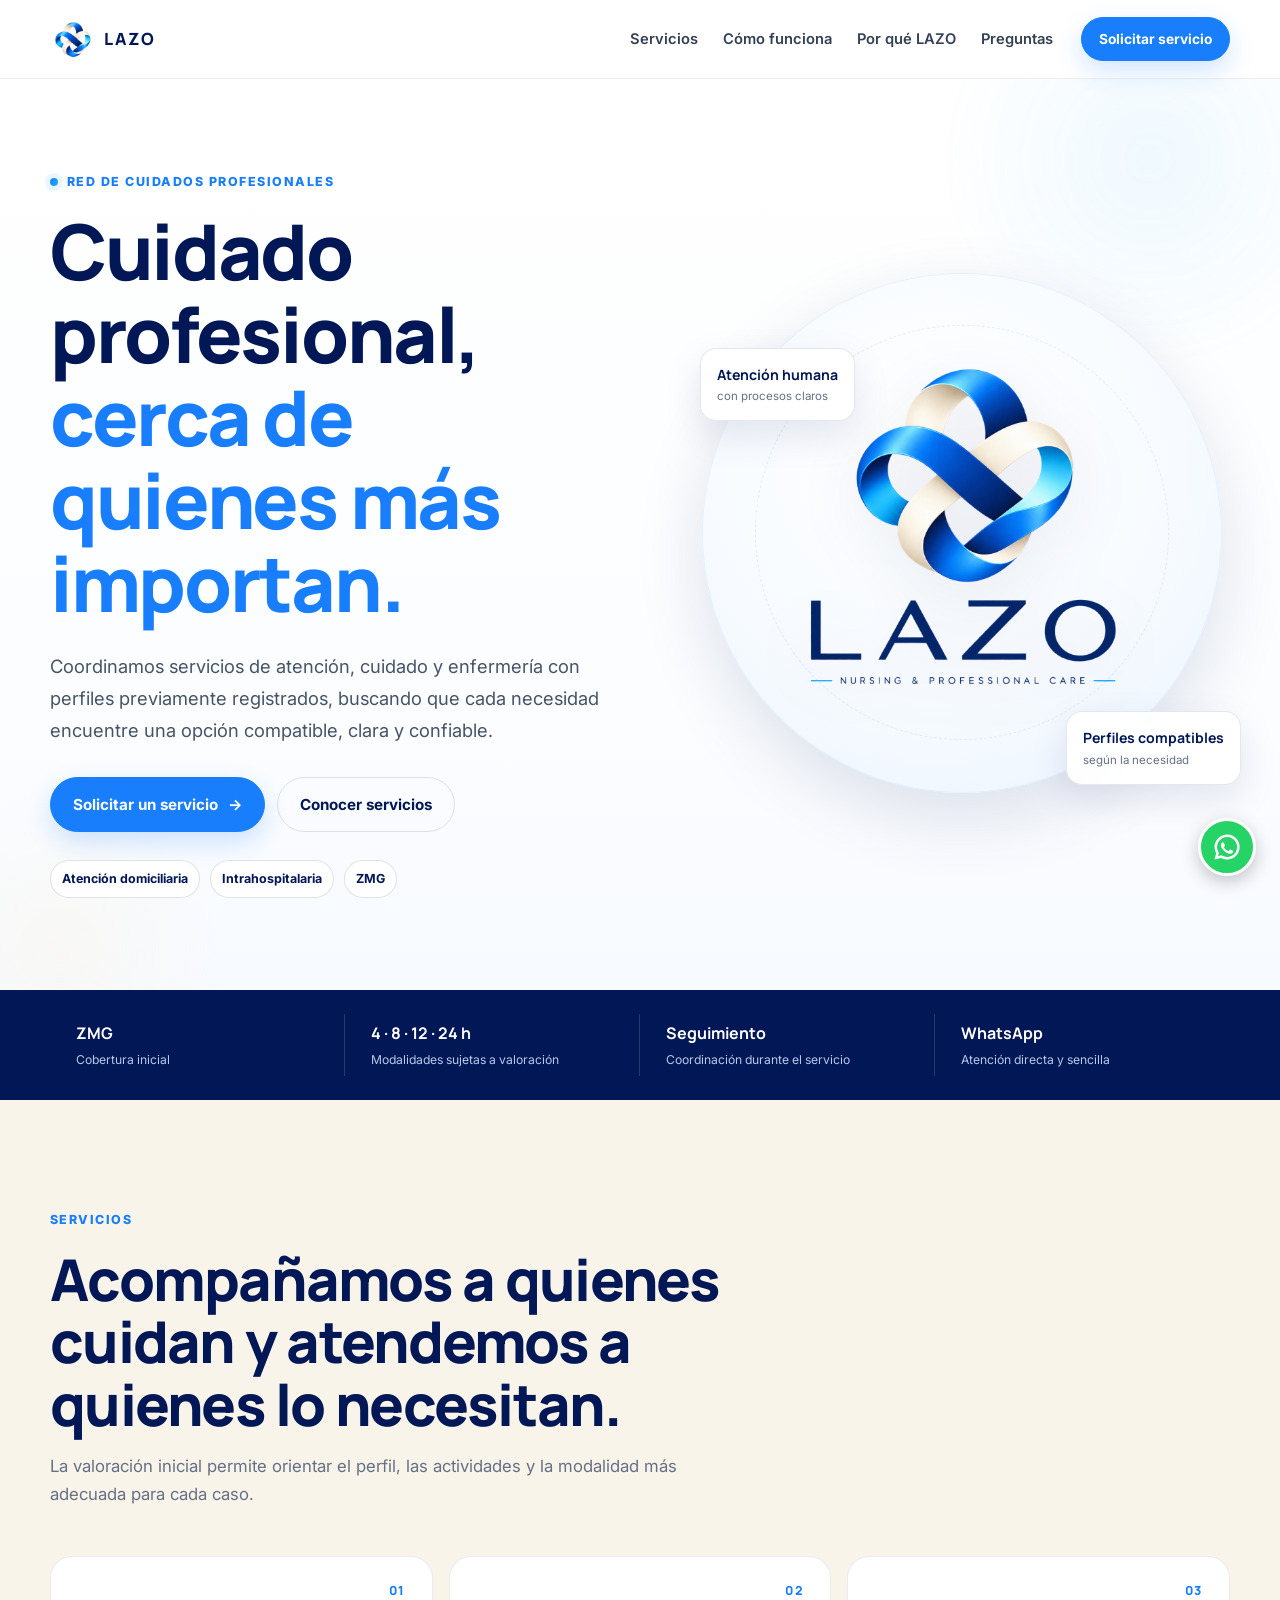
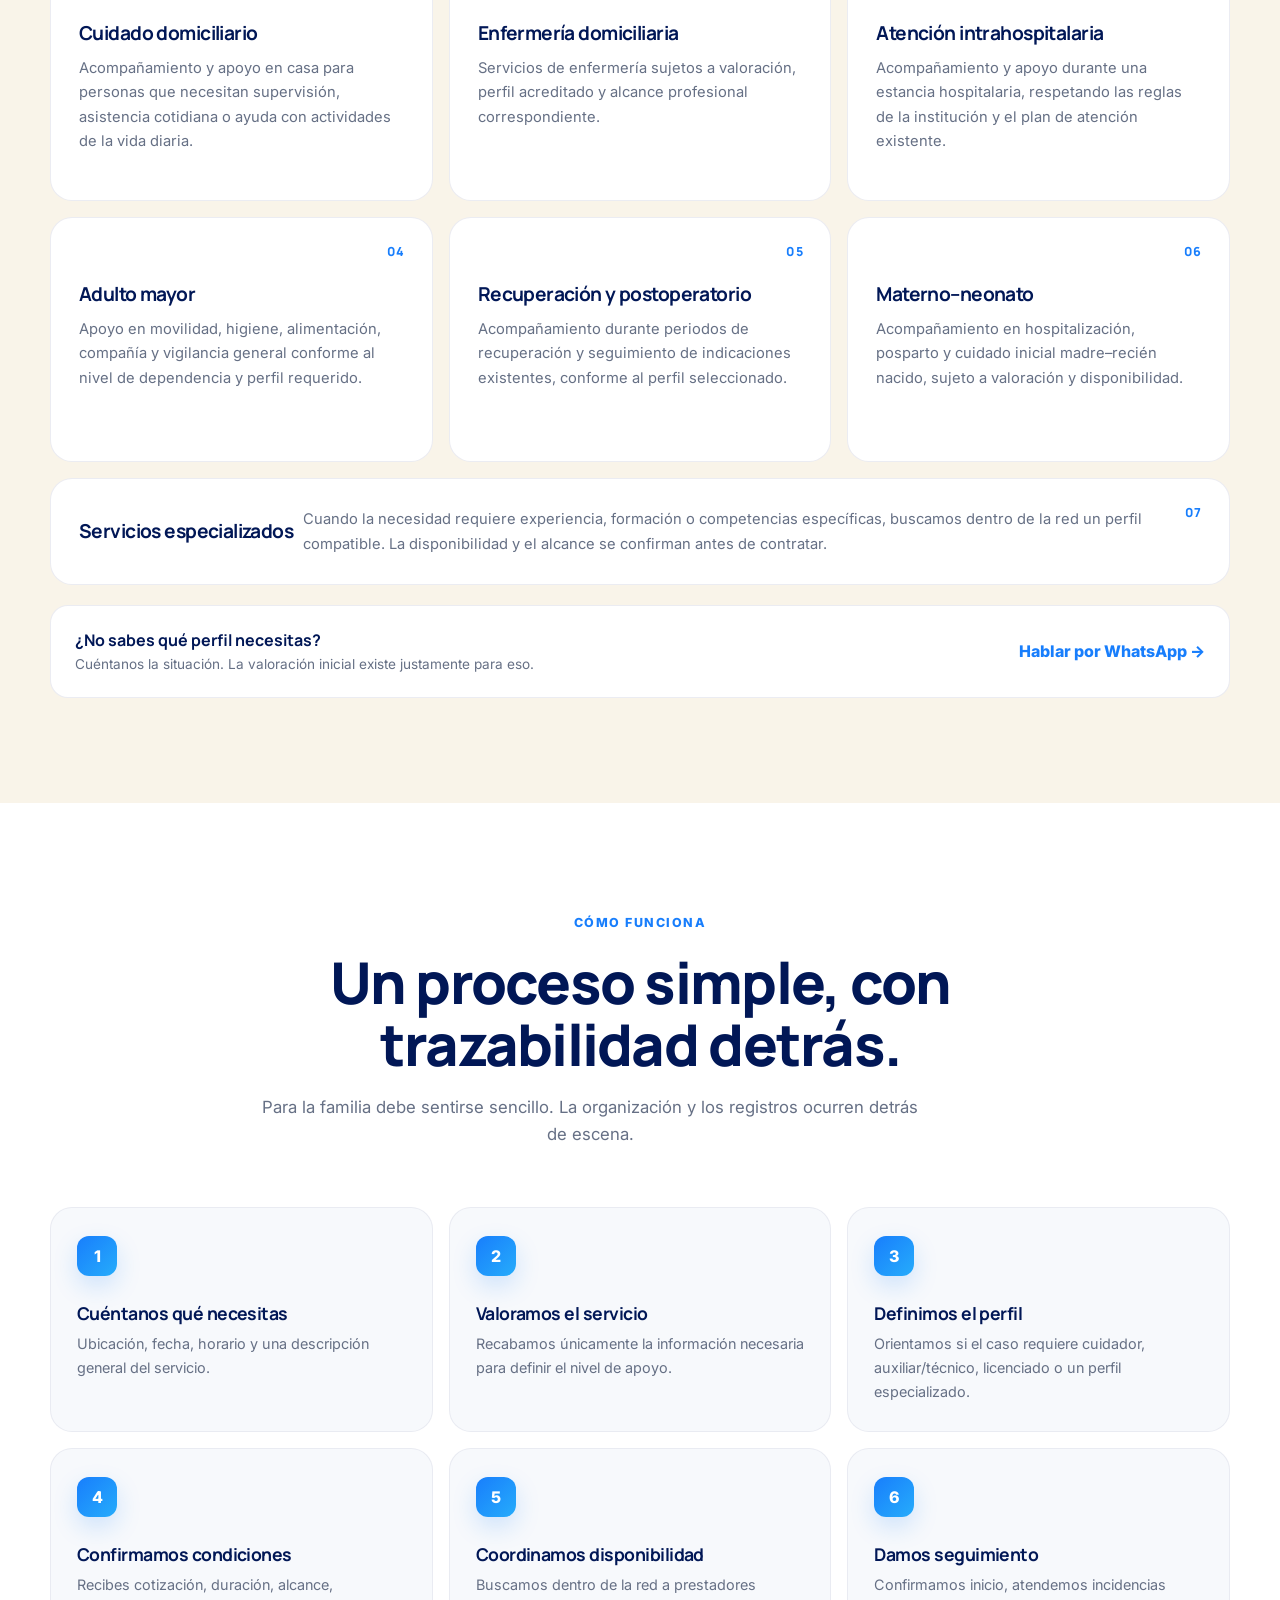
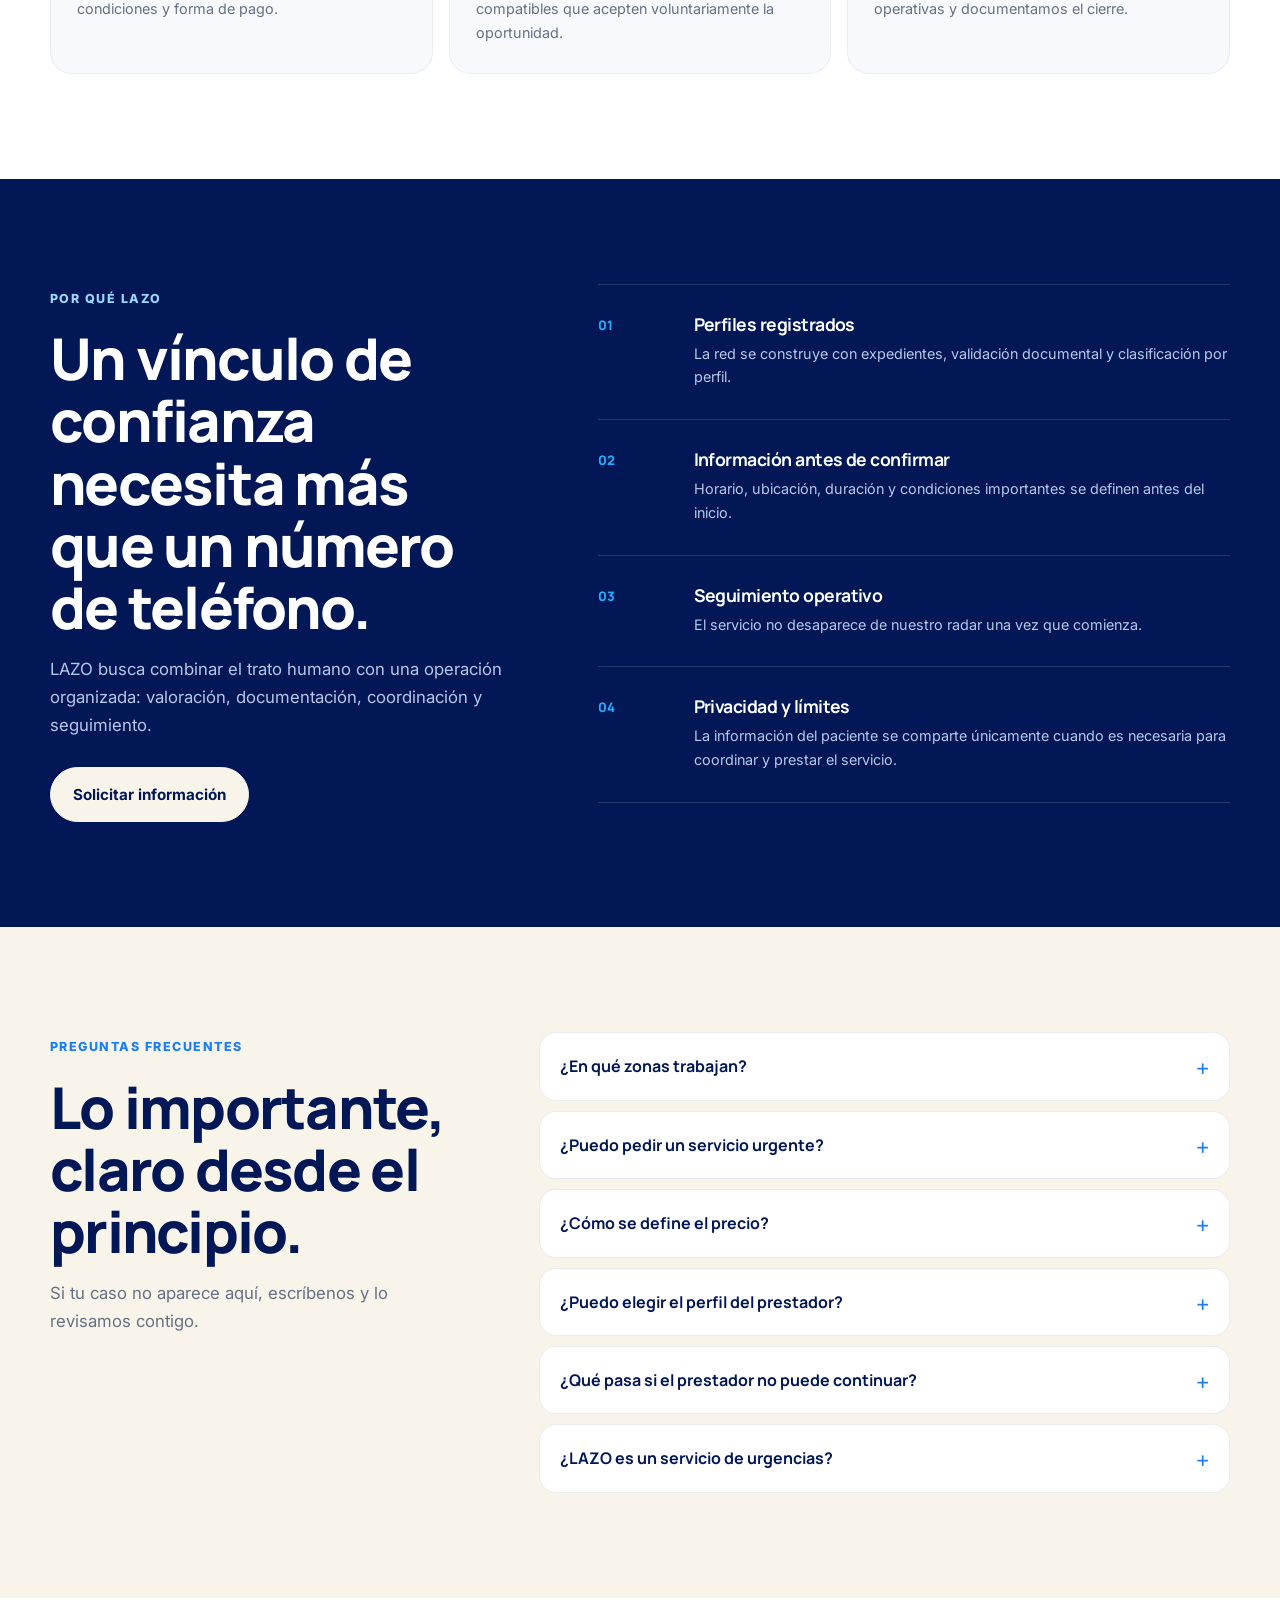
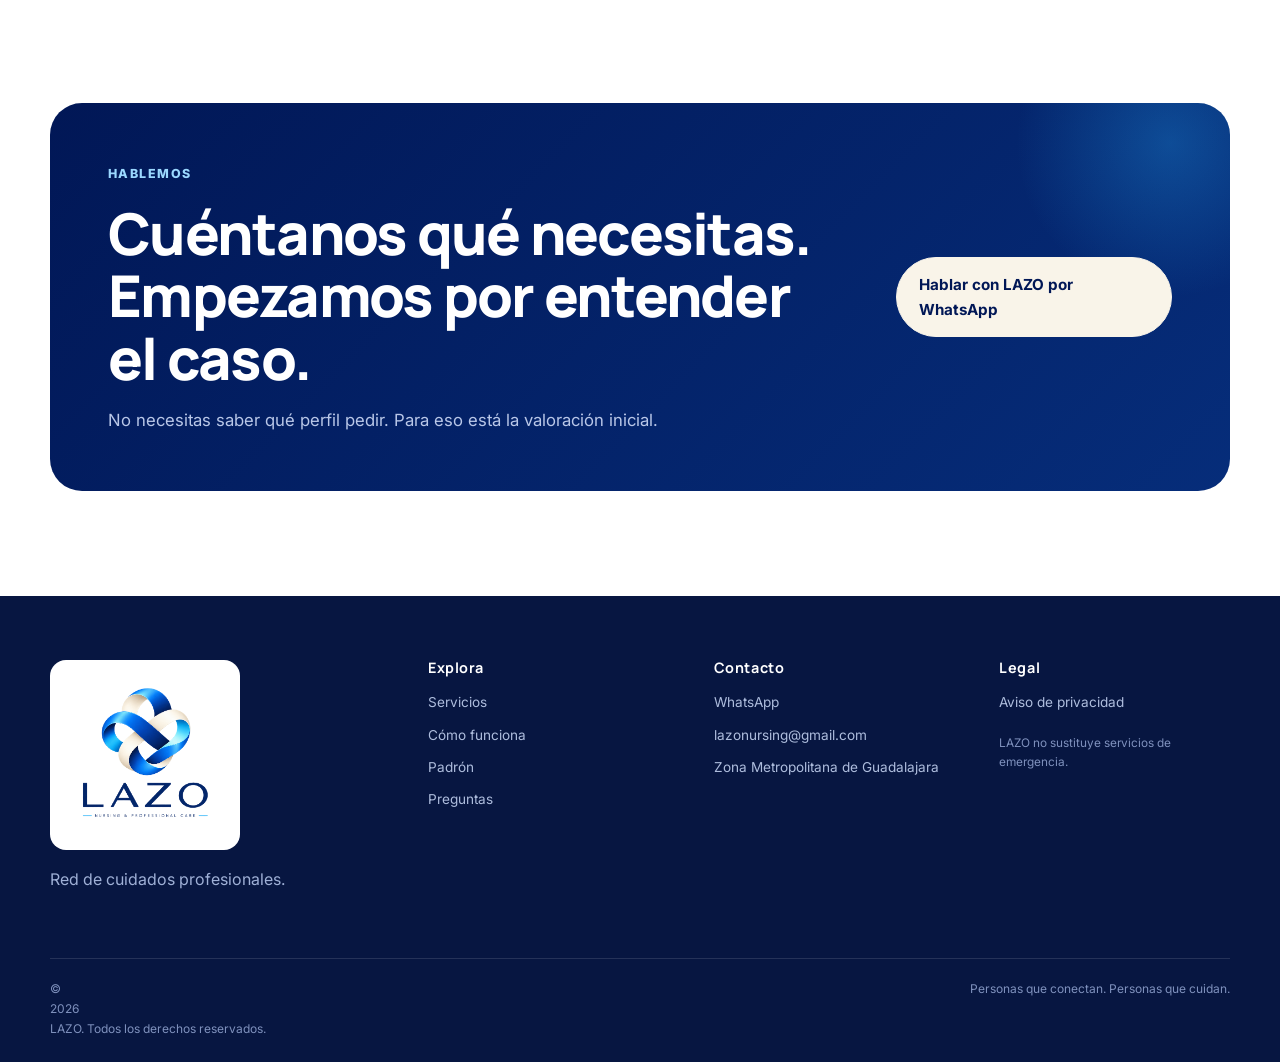
<file: index.html>
<!doctype html>
<html lang="es-MX">
  <head>
    <meta charset="utf-8" />
    <meta name="viewport" content="width=device-width, initial-scale=1" />
    <title>LAZO | Red de cuidados profesionales en Guadalajara</title>
    <meta
      name="description"
      content="LAZO coordina servicios de cuidado y enfermería domiciliaria e intrahospitalaria en la Zona Metropolitana de Guadalajara. Solicita información por WhatsApp."
    />
    <meta name="theme-color" content="#011756" />
    <meta property="og:title" content="LAZO | Red de cuidados profesionales" />
    <meta
      property="og:description"
      content="Cuidado profesional, cerca de quienes más importan."
    />
    <meta property="og:type" content="website" />
    <meta property="og:locale" content="es_MX" />
    <meta property="og:image" content="assets/LAZO_ejecutiva_oficial.png" />
    <link rel="icon" href="assets/favicon.png" type="image/png" />
    <link rel="preconnect" href="https://fonts.googleapis.com" />
    <link rel="preconnect" href="https://fonts.gstatic.com" crossorigin />
    <link
      href="https://fonts.googleapis.com/css2?family=Inter:wght@400;500;600;700&family=Manrope:wght@500;600;700;800&display=swap"
      rel="stylesheet"
    />
    <link rel="stylesheet" href="styles.css" />
    <script defer src="config.js"></script>
    <script defer src="app.js"></script>
    <script type="application/ld+json">
      {
        "@context": "https://schema.org",
        "@type": "Organization",
        "name": "LAZO",
        "description": "Red de cuidados profesionales en la Zona Metropolitana de Guadalajara.",
        "areaServed": "Zona Metropolitana de Guadalajara, Jalisco, México"
      }
    </script>
  </head>
  <body>
    <a class="skip-link" href="#contenido">Saltar al contenido</a>
    <header class="site-header" id="inicio">
      <div class="container nav-wrap">
        <a class="brand" href="#inicio" aria-label="LAZO, inicio">
          <img src="assets/favicon.png" alt="" width="48" height="48" />
          <span>LAZO</span>
        </a>
        <button
          class="menu-toggle"
          aria-expanded="false"
          aria-controls="main-nav"
          aria-label="Abrir menú"
        >
          <span></span><span></span><span></span>
        </button>
        <nav id="main-nav" class="main-nav" aria-label="Navegación principal">
          <a href="#servicios">Servicios</a>
          <a href="#como-funciona">Cómo funciona</a>
          <a href="#por-que-lazo">Por qué LAZO</a>
          <!-- <a href="#padron">Únete al padrón</a> -->
          <a href="#faq">Preguntas</a>
        </nav>
        <a
          class="button button-small whatsapp-link service-link nav-cta"
          href="#"
          >Solicitar servicio</a
        >
      </div>
    </header>

    <main id="contenido">
      <section class="hero">
        <div class="hero-glow hero-glow-one"></div>
        <div class="hero-glow hero-glow-two"></div>
        <div class="container hero-grid">
          <div class="hero-copy reveal">
            <span class="eyebrow"
              ><span class="dot"></span> Red de cuidados profesionales</span
            >
            <h1>
              Cuidado profesional, <span>cerca de quienes más importan.</span>
            </h1>
            <p class="hero-lead">
              Coordinamos servicios de atención, cuidado y enfermería con
              perfiles previamente registrados, buscando que cada necesidad
              encuentre una opción compatible, clara y confiable.
            </p>
            <div class="hero-actions">
              <a class="button whatsapp-link service-link" href="#"
                >Solicitar un servicio <span aria-hidden="true">→</span></a
              >
              <a class="button button-ghost" href="#servicios"
                >Conocer servicios</a
              >
            </div>
            <div class="hero-meta" aria-label="Características principales">
              <span>Atención domiciliaria</span>
              <span>Intrahospitalaria</span>
              <span>ZMG</span>
            </div>
          </div>
          <div class="hero-visual reveal reveal-delay">
            <div class="logo-card">
              <img
                src="assets/LAZO_ejecutiva_oficial.png"
                alt="LAZO, red de cuidados profesionales"
              />
            </div>
            <div class="floating-card card-one">
              <strong>Atención humana</strong><small>con procesos claros</small>
            </div>
            <div class="floating-card card-two">
              <strong>Perfiles compatibles</strong
              ><small>según la necesidad</small>
            </div>
          </div>
        </div>
      </section>

      <section class="trust-strip" aria-label="Cobertura y enfoque">
        <div class="container trust-grid">
          <div><strong>ZMG</strong><span>Cobertura inicial</span></div>
          <div>
            <strong>4 · 8 · 12 · 24 h</strong
            ><span>Modalidades sujetas a valoración</span>
          </div>
          <div>
            <strong>Seguimiento</strong
            ><span>Coordinación durante el servicio</span>
          </div>
          <div>
            <strong>WhatsApp</strong><span>Atención directa y sencilla</span>
          </div>
        </div>
      </section>

      <section id="servicios" class="section section-light">
        <div class="container">
          <div class="section-head reveal">
            <span class="eyebrow">Servicios</span>
            <h2>
              Acompañamos a quienes cuidan y atendemos a quienes lo necesitan.
            </h2>
            <p>
              La valoración inicial permite orientar el perfil, las actividades
              y la modalidad más adecuada para cada caso.
            </p>
          </div>
          <div class="service-grid">
            <article class="service-card reveal">
              <span class="service-index">01</span>
              <h3>Cuidado domiciliario</h3>
              <p>
                Acompañamiento y apoyo en casa para personas que necesitan
                supervisión, asistencia cotidiana o ayuda con actividades de la
                vida diaria.
              </p>
            </article>
            <article class="service-card reveal">
              <span class="service-index">02</span>
              <h3>Enfermería domiciliaria</h3>
              <p>
                Servicios de enfermería sujetos a valoración, perfil acreditado
                y alcance profesional correspondiente.
              </p>
            </article>
            <article class="service-card reveal">
              <span class="service-index">03</span>
              <h3>Atención intrahospitalaria</h3>
              <p>
                Acompañamiento y apoyo durante una estancia hospitalaria,
                respetando las reglas de la institución y el plan de atención
                existente.
              </p>
            </article>
            <article class="service-card reveal">
              <span class="service-index">04</span>
              <h3>Adulto mayor</h3>
              <p>
                Apoyo en movilidad, higiene, alimentación, compañía y vigilancia
                general conforme al nivel de dependencia y perfil requerido.
              </p>
            </article>
            <article class="service-card reveal">
              <span class="service-index">05</span>
              <h3>Recuperación y postoperatorio</h3>
              <p>
                Acompañamiento durante periodos de recuperación y seguimiento de
                indicaciones existentes, conforme al perfil seleccionado.
              </p>
            </article>
            <article class="service-card reveal">
              <span class="service-index">06</span>
              <h3>Materno–neonato</h3>
              <p>
                Acompañamiento en hospitalización, posparto y cuidado inicial
                madre–recién nacido, sujeto a valoración y disponibilidad.
              </p>
            </article>
            <article class="service-card reveal service-card-wide">
              <span class="service-index">07</span>
              <h3>Servicios especializados</h3>
              <p>
                Cuando la necesidad requiere experiencia, formación o
                competencias específicas, buscamos dentro de la red un perfil
                compatible. La disponibilidad y el alcance se confirman antes de
                contratar.
              </p>
            </article>
          </div>
          <div class="section-cta reveal">
            <div>
              <strong>¿No sabes qué perfil necesitas?</strong
              ><span
                >Cuéntanos la situación. La valoración inicial existe justamente
                para eso.</span
              >
            </div>
            <a class="text-link whatsapp-link service-link" href="#"
              >Hablar por WhatsApp →</a
            >
          </div>
        </div>
      </section>

      <section id="como-funciona" class="section process-section">
        <div class="container">
          <div class="section-head centered reveal">
            <span class="eyebrow">Cómo funciona</span>
            <h2>Un proceso simple, con trazabilidad detrás.</h2>
            <p>
              Para la familia debe sentirse sencillo. La organización y los
              registros ocurren detrás de escena.
            </p>
          </div>
          <ol class="process-grid">
            <li class="process-step reveal">
              <span>1</span>
              <h3>Cuéntanos qué necesitas</h3>
              <p>
                Ubicación, fecha, horario y una descripción general del
                servicio.
              </p>
            </li>
            <li class="process-step reveal">
              <span>2</span>
              <h3>Valoramos el servicio</h3>
              <p>
                Recabamos únicamente la información necesaria para definir el
                nivel de apoyo.
              </p>
            </li>
            <li class="process-step reveal">
              <span>3</span>
              <h3>Definimos el perfil</h3>
              <p>
                Orientamos si el caso requiere cuidador, auxiliar/técnico,
                licenciado o un perfil especializado.
              </p>
            </li>
            <li class="process-step reveal">
              <span>4</span>
              <h3>Confirmamos condiciones</h3>
              <p>
                Recibes cotización, duración, alcance, condiciones y forma de
                pago.
              </p>
            </li>
            <li class="process-step reveal">
              <span>5</span>
              <h3>Coordinamos disponibilidad</h3>
              <p>
                Buscamos dentro de la red a prestadores compatibles que acepten
                voluntariamente la oportunidad.
              </p>
            </li>
            <li class="process-step reveal">
              <span>6</span>
              <h3>Damos seguimiento</h3>
              <p>
                Confirmamos inicio, atendemos incidencias operativas y
                documentamos el cierre.
              </p>
            </li>
          </ol>
        </div>
      </section>

      <section id="por-que-lazo" class="section why-section">
        <div class="container why-grid">
          <div class="why-copy reveal">
            <span class="eyebrow light">Por qué LAZO</span>
            <h2>
              Un vínculo de confianza necesita más que un número de teléfono.
            </h2>
            <p>
              LAZO busca combinar el trato humano con una operación organizada:
              valoración, documentación, coordinación y seguimiento.
            </p>
            <a class="button button-cream whatsapp-link service-link" href="#"
              >Solicitar información</a
            >
          </div>
          <div class="why-list">
            <article class="why-item reveal">
              <span>01</span>
              <div>
                <h3>Perfiles registrados</h3>
                <p>
                  La red se construye con expedientes, validación documental y
                  clasificación por perfil.
                </p>
              </div>
            </article>
            <article class="why-item reveal">
              <span>02</span>
              <div>
                <h3>Información antes de confirmar</h3>
                <p>
                  Horario, ubicación, duración y condiciones importantes se
                  definen antes del inicio.
                </p>
              </div>
            </article>
            <article class="why-item reveal">
              <span>03</span>
              <div>
                <h3>Seguimiento operativo</h3>
                <p>
                  El servicio no desaparece de nuestro radar una vez que
                  comienza.
                </p>
              </div>
            </article>
            <article class="why-item reveal">
              <span>04</span>
              <div>
                <h3>Privacidad y límites</h3>
                <p>
                  La información del paciente se comparte únicamente cuando es
                  necesaria para coordinar y prestar el servicio.
                </p>
              </div>
            </article>
          </div>
        </div>
      </section>

      <!-- <section id="padron" class="section provider-section">
        <div class="container provider-grid">
          <div class="provider-visual reveal">
            <div class="mascot-orbit"></div>
            <img
              src="assets/LAZO_informal.png"
              alt="Personaje informal de LAZO"
            />
          </div>
          <div class="provider-copy reveal">
            <span class="eyebrow">Padrón fundador</span>
            <h2>¿Eres profesional del cuidado o enfermería?</h2>
            <p>
              Estamos integrando una red de prestadores independientes en la
              Zona Metropolitana de Guadalajara. Recibes oportunidades de
              servicio con información previa y decides cuáles te interesa
              aceptar.
            </p>
            <ul class="check-list">
              <li>Sin exclusividad por pertenecer al padrón.</li>
              <li>Cada oportunidad se acepta de forma individual.</li>
              <li>
                Clasificación según documentación, experiencia y perfil
                acreditado.
              </li>
              <li>
                Servicios domiciliarios e intrahospitalarios sujetos a
                disponibilidad.
              </li>
            </ul>
            <a class="button whatsapp-link provider-link" href="#"
              >Quiero integrarme al padrón <span aria-hidden="true">→</span></a
            >
            <p class="fine-print">
              El registro en el padrón no garantiza un número mínimo de
              servicios ni ingresos. Los requisitos dependen del perfil.
            </p>
          </div>
        </div>
      </section> -->

      <section id="faq" class="section faq-section">
        <div class="container faq-grid">
          <div class="section-head reveal">
            <span class="eyebrow">Preguntas frecuentes</span>
            <h2>Lo importante, claro desde el principio.</h2>
            <p>
              Si tu caso no aparece aquí, escríbenos y lo revisamos contigo.
            </p>
          </div>
          <div class="faq-list">
            <details class="reveal">
              <summary>¿En qué zonas trabajan?</summary>
              <p>
                La cobertura inicial está enfocada en la Zona Metropolitana de
                Guadalajara y depende de disponibilidad, horario y perfil
                solicitado.
              </p>
            </details>
            <details class="reveal">
              <summary>¿Puedo pedir un servicio urgente?</summary>
              <p>
                Sí podemos revisar solicitudes con poca anticipación, pero la
                cobertura no se garantiza hasta contar con disponibilidad
                confirmada. LAZO no sustituye servicios de emergencia; ante una
                urgencia médica debe activarse el recurso correspondiente.
              </p>
            </details>
            <details class="reveal">
              <summary>¿Cómo se define el precio?</summary>
              <p>
                Depende de duración, perfil requerido, características del
                servicio y condiciones particulares. Enviamos una cotización
                antes de confirmar.
              </p>
            </details>
            <details class="reveal">
              <summary>¿Puedo elegir el perfil del prestador?</summary>
              <p>
                Tomamos en cuenta la solicitud del cliente, pero el perfil final
                debe ser compatible con las necesidades identificadas, la
                documentación y la disponibilidad real.
              </p>
            </details>
            <details class="reveal">
              <summary>¿Qué pasa si el prestador no puede continuar?</summary>
              <p>
                La coordinación revisa la situación y, cuando sea viable, busca
                una sustitución compatible sujeta a disponibilidad y condiciones
                del servicio.
              </p>
            </details>
            <details class="reveal">
              <summary>¿LAZO es un servicio de urgencias?</summary>
              <p>
                No. Nuestro servicio se enfoca en la coordinación de cuidados y
                enfermería programada o solicitada con disponibilidad. Las
                emergencias deben atenderse mediante los servicios
                correspondientes.
              </p>
            </details>
          </div>
        </div>
      </section>

      <section class="section final-cta">
        <div class="container final-card reveal">
          <div>
            <span class="eyebrow light">Hablemos</span>
            <h2>Cuéntanos qué necesitas. Empezamos por entender el caso.</h2>
            <p>
              No necesitas saber qué perfil pedir. Para eso está la valoración
              inicial.
            </p>
          </div>
          <a class="button button-cream whatsapp-link service-link" href="#"
            >Hablar con LAZO por WhatsApp</a
          >
        </div>
      </section>
    </main>

    <footer class="site-footer">
      <div class="container footer-grid">
        <div class="footer-brand">
          <img src="assets/LAZO_ejecutiva_oficial.png" alt="LAZO" />
          <p>Red de cuidados profesionales.</p>
        </div>
        <div>
          <h3>Explora</h3>
          <a href="#servicios">Servicios</a
          ><a href="#como-funciona">Cómo funciona</a><a href="#padron">Padrón</a
          ><a href="#faq">Preguntas</a>
        </div>
        <div>
          <h3>Contacto</h3>
          <a class="whatsapp-link service-link" href="#">WhatsApp</a
          ><a id="email-link" href="mailto:contacto@tudominio.mx"
            >contacto@tudominio.mx</a
          ><span id="city-label">Zona Metropolitana de Guadalajara</span>
        </div>
        <div>
          <h3>Legal</h3>
          <a href="aviso-privacidad.html">Aviso de privacidad</a>
          <p class="footer-note">LAZO no sustituye servicios de emergencia.</p>
        </div>
      </div>
      <div class="container footer-bottom">
        <span
          >© <span id="year"></span> LAZO. Todos los derechos reservados.</span
        ><span>Personas que conectan. Personas que cuidan.</span>
      </div>
    </footer>

    <!-- <a class="floating-whatsapp whatsapp-link service-link" href="#" aria-label="Solicitar un servicio por WhatsApp">WA</a> -->
    <a
      class="floating-whatsapp whatsapp-link service-link"
      href="#"
      aria-label="Abrir chat de atención por WhatsApp"
      title="Chatea con nosotros por WhatsApp"
    >
      <svg
        viewBox="0 0 24 24"
        width="30"
        height="30"
        aria-hidden="true"
        focusable="false"
      >
        <path
          fill="currentColor"
          d="M12 2a10 10 0 0 0-8.66 15L2 22l5.15-1.3A10 10 0 1 0 12 2Zm0 18a8 8 0 0 1-4.08-1.12l-.35-.21-2.72.69.72-2.64-.23-.37A8 8 0 1 1 12 20Zm4.38-5.18c-.24-.12-1.42-.7-1.64-.78-.22-.08-.38-.12-.54.12-.16.24-.62.78-.76.94-.14.16-.28.18-.52.06-.24-.12-1.01-.37-1.93-1.19-.71-.63-1.19-1.42-1.33-1.66-.14-.24-.02-.37.1-.49.11-.11.24-.28.36-.42.12-.14.16-.24.24-.4.08-.16.04-.3-.02-.42-.06-.12-.54-1.3-.74-1.78-.2-.47-.4-.41-.54-.42h-.46c-.16 0-.42.06-.64.3-.22.24-.84.82-.84 2s.86 2.32.98 2.48c.12.16 1.69 2.58 4.1 3.62.57.25 1.02.39 1.37.5.58.18 1.1.16 1.51.1.46-.07 1.42-.58 1.62-1.14.2-.56.2-1.04.14-1.14-.06-.1-.22-.16-.46-.28Z"
        />
      </svg>

      <span class="floating-whatsapp__tooltip">Chatea con nosotros</span>
    </a>
  </body>
</html>
</file>
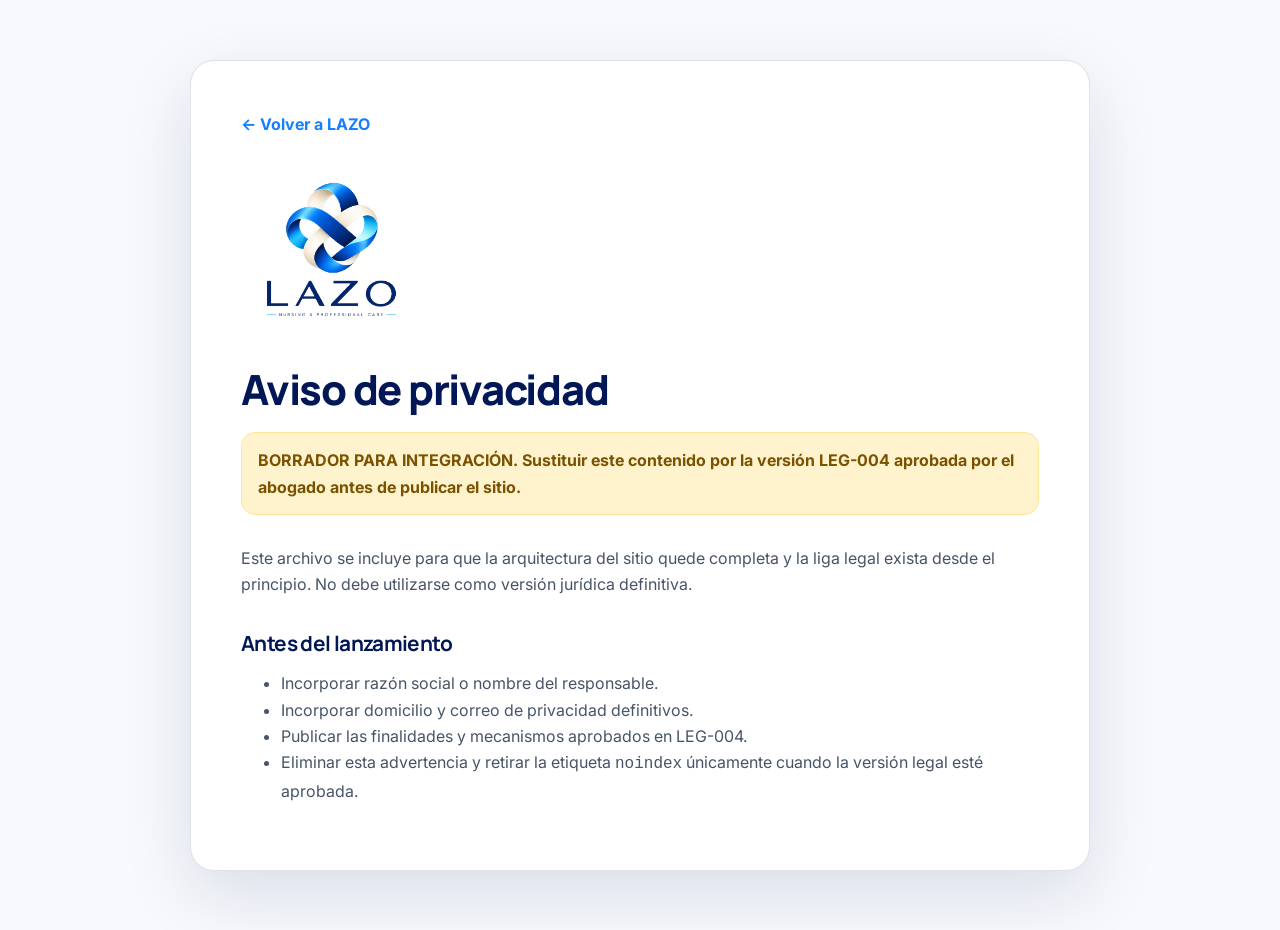
<file: aviso-privacidad.html>
<!doctype html>
<html lang="es-MX">
<head>
  <meta charset="utf-8">
  <meta name="viewport" content="width=device-width, initial-scale=1">
  <meta name="robots" content="noindex,nofollow">
  <title>Aviso de privacidad | LAZO</title>
  <link rel="icon" href="assets/favicon.png" type="image/png">
  <link rel="preconnect" href="https://fonts.googleapis.com">
  <link rel="preconnect" href="https://fonts.gstatic.com" crossorigin>
  <link href="https://fonts.googleapis.com/css2?family=Inter:wght@400;500;600;700&family=Manrope:wght@500;600;700;800&display=swap" rel="stylesheet">
  <link rel="stylesheet" href="styles.css">
</head>
<body class="privacy-body">
  <main class="legal-shell">
    <a class="back-link" href="index.html">← Volver a LAZO</a>
    <img src="assets/LAZO_ejecutiva_oficial.png" alt="LAZO" style="width:180px;margin-bottom:25px">
    <h1>Aviso de privacidad</h1>
    <div class="draft-banner">BORRADOR PARA INTEGRACIÓN. Sustituir este contenido por la versión LEG-004 aprobada por el abogado antes de publicar el sitio.</div>
    <p>Este archivo se incluye para que la arquitectura del sitio quede completa y la liga legal exista desde el principio. No debe utilizarse como versión jurídica definitiva.</p>
    <h2>Antes del lanzamiento</h2>
    <ul>
      <li>Incorporar razón social o nombre del responsable.</li>
      <li>Incorporar domicilio y correo de privacidad definitivos.</li>
      <li>Publicar las finalidades y mecanismos aprobados en LEG-004.</li>
      <li>Eliminar esta advertencia y retirar la etiqueta <code>noindex</code> únicamente cuando la versión legal esté aprobada.</li>
    </ul>
  </main>
</body>
</html>
</file>
<file: styles.css>
:root {
  --navy:#011756;
  --navy-2:#0839A3;
  --blue:#187EFC;
  --cyan:#26ACFB;
  --cream:#F9F4E9;
  --stone:#DCD3CC;
  --ink:#101828;
  --muted:#667085;
  --surface:#F7F9FC;
  --white:#FFFFFF;
  --line:rgba(1,23,86,.12);
  --shadow:0 24px 70px rgba(1,23,86,.12);
  --radius:28px;
  --font-display:"Manrope",system-ui,-apple-system,"Segoe UI",sans-serif;
  --font-body:"Inter",system-ui,-apple-system,"Segoe UI",sans-serif;
}
*{box-sizing:border-box}
html{scroll-behavior:smooth}
body{margin:0;background:var(--white);color:var(--ink);font-family:var(--font-body);font-size:16px;line-height:1.65;-webkit-font-smoothing:antialiased}
img{max-width:100%;display:block}
a{color:inherit;text-decoration:none}
button,a{ -webkit-tap-highlight-color:transparent }
.container{width:min(1180px,calc(100% - 40px));margin-inline:auto}
.skip-link{position:absolute;left:-9999px;top:10px;background:var(--navy);color:white;padding:10px 14px;border-radius:10px;z-index:999}.skip-link:focus{left:10px}
.site-header{position:sticky;top:0;z-index:100;background:rgba(255,255,255,.88);border-bottom:1px solid rgba(1,23,86,.07);backdrop-filter:blur(18px)}
.nav-wrap{height:78px;display:flex;align-items:center;gap:28px}.brand{display:flex;align-items:center;gap:10px;font-family:var(--font-display);font-weight:800;letter-spacing:.12em;color:var(--navy);font-size:1.05rem}.brand img{width:44px;height:44px;object-fit:cover;border-radius:12px}.main-nav{display:flex;align-items:center;gap:25px;margin-left:auto}.main-nav a{font-size:.92rem;font-weight:600;color:#344054;transition:.2s}.main-nav a:hover{color:var(--blue)}
.button{display:inline-flex;align-items:center;justify-content:center;gap:10px;background:var(--blue);color:white;border:1px solid var(--blue);border-radius:999px;padding:14px 22px;font-weight:700;font-size:.95rem;box-shadow:0 10px 26px rgba(24,126,252,.20);transition:transform .2s ease,box-shadow .2s ease,background .2s ease}.button:hover{transform:translateY(-2px);box-shadow:0 16px 34px rgba(24,126,252,.28)}.button-small{padding:10px 17px;font-size:.86rem}.button-ghost{background:transparent;color:var(--navy);border-color:var(--line);box-shadow:none}.button-ghost:hover{background:var(--surface);box-shadow:none}.button-cream{background:var(--cream);color:var(--navy);border-color:var(--cream);box-shadow:none}.button-cream:hover{background:white}.menu-toggle{display:none;background:none;border:0;width:40px;height:40px;padding:8px}.menu-toggle span{display:block;height:2px;background:var(--navy);margin:5px 0;border-radius:5px}
.hero{position:relative;overflow:hidden;padding:88px 0 92px;background:linear-gradient(180deg,#fff 0%,#fbfdff 70%,#f7faff 100%)}.hero-grid{display:grid;grid-template-columns:1.04fr .96fr;gap:64px;align-items:center}.hero-copy{position:relative;z-index:2}.eyebrow{display:inline-flex;align-items:center;gap:9px;color:var(--blue);font-size:.78rem;font-weight:800;letter-spacing:.12em;text-transform:uppercase;margin-bottom:18px}.eyebrow.light{color:#9bd8ff}.dot{width:8px;height:8px;border-radius:50%;background:linear-gradient(135deg,var(--blue),var(--cyan));box-shadow:0 0 0 5px rgba(38,172,251,.10)}h1,h2,h3{font-family:var(--font-display);line-height:1.08;margin:0;color:var(--navy);letter-spacing:-.03em}h1{font-size:clamp(3.1rem,6vw,5.5rem);font-weight:800;max-width:780px}h1 span{color:var(--blue)}.hero-lead{font-size:1.15rem;line-height:1.75;color:#475467;max-width:650px;margin:25px 0 30px}.hero-actions{display:flex;gap:12px;flex-wrap:wrap}.hero-meta{display:flex;gap:10px;flex-wrap:wrap;margin-top:28px}.hero-meta span{font-size:.78rem;font-weight:700;color:var(--navy);background:white;border:1px solid var(--line);padding:8px 11px;border-radius:999px}.hero-visual{position:relative;min-height:560px;display:grid;place-items:center}.logo-card{position:relative;width:min(520px,100%);aspect-ratio:1/1;border-radius:50%;background:radial-gradient(circle at 45% 35%,#fff 0%,#f7fbff 55%,#eaf3ff 100%);display:grid;place-items:center;box-shadow:var(--shadow);border:1px solid rgba(24,126,252,.08)}.logo-card:before{content:"";position:absolute;inset:10%;border-radius:50%;border:1px dashed rgba(24,126,252,.12)}.logo-card img{width:82%;filter:drop-shadow(0 16px 30px rgba(1,23,86,.08));position:relative}.floating-card{position:absolute;background:rgba(255,255,255,.94);border:1px solid rgba(1,23,86,.10);box-shadow:0 14px 38px rgba(1,23,86,.10);padding:14px 16px;border-radius:16px;color:var(--navy);backdrop-filter:blur(12px)}.floating-card strong{display:block;font-family:var(--font-display);font-size:.88rem}.floating-card small{display:block;color:var(--muted);font-size:.72rem;margin-top:1px}.card-one{left:1%;top:17%}.card-two{right:-2%;bottom:5%}.hero-glow{position:absolute;border-radius:50%;filter:blur(1px);opacity:.5}.hero-glow-one{width:440px;height:440px;background:radial-gradient(circle,rgba(38,172,251,.14),transparent 68%);right:-90px;top:-140px}.hero-glow-two{width:320px;height:320px;background:radial-gradient(circle,rgba(249,244,233,.9),transparent 70%);left:-100px;bottom:-120px}
.trust-strip{background:var(--navy);color:white}.trust-grid{display:grid;grid-template-columns:repeat(4,1fr);padding:24px 0}.trust-grid div{padding:6px 26px;border-right:1px solid rgba(255,255,255,.15)}.trust-grid div:last-child{border-right:0}.trust-grid strong{display:block;font-family:var(--font-display);font-size:1rem}.trust-grid span{display:block;font-size:.76rem;color:#b9c7e8;margin-top:3px}
.section{padding:105px 0}.section-light{background:var(--cream)}.section-head{max-width:780px;margin-bottom:48px}.section-head.centered{text-align:center;margin:0 auto 58px}.section-head h2,.why-copy h2,.provider-copy h2,.final-card h2{font-size:clamp(2.25rem,4.5vw,3.9rem);font-weight:800}.section-head p,.why-copy>p,.provider-copy>p,.final-card p{font-size:1.05rem;color:#667085;margin:18px 0 0;max-width:680px}.service-grid{display:grid;grid-template-columns:repeat(3,1fr);gap:16px}.service-card{position:relative;background:white;border:1px solid rgba(1,23,86,.08);border-radius:22px;padding:28px;min-height:245px;transition:transform .22s ease,border-color .22s ease,box-shadow .22s ease}.service-card:hover{transform:translateY(-4px);border-color:rgba(24,126,252,.25);box-shadow:0 16px 40px rgba(1,23,86,.07)}.service-card h3{font-size:1.2rem;margin:38px 0 12px}.service-card p{color:#667085;font-size:.92rem;line-height:1.65;margin:0}.service-index{position:absolute;top:24px;right:26px;color:var(--blue);font-family:var(--font-display);font-weight:800;font-size:.78rem;letter-spacing:.12em}.service-card-wide{grid-column:span 3;min-height:auto;display:grid;grid-template-columns:.4fr 1.6fr;align-items:center}.service-card-wide h3{margin:0}.section-cta{margin-top:20px;background:white;border:1px solid rgba(1,23,86,.08);border-radius:18px;padding:21px 24px;display:flex;justify-content:space-between;gap:24px;align-items:center}.section-cta strong{font-family:var(--font-display);color:var(--navy);display:block}.section-cta span{display:block;color:var(--muted);font-size:.85rem}.text-link{font-weight:800;color:var(--blue);white-space:nowrap}
.process-section{background:#fff}.process-grid{list-style:none;margin:0;padding:0;display:grid;grid-template-columns:repeat(3,1fr);gap:16px}.process-step{position:relative;padding:28px 26px;border-radius:22px;background:var(--surface);border:1px solid rgba(1,23,86,.06)}.process-step>span{display:grid;place-items:center;width:40px;height:40px;border-radius:12px;background:linear-gradient(135deg,var(--blue),var(--cyan));color:white;font-weight:800;margin-bottom:28px;box-shadow:0 10px 25px rgba(24,126,252,.18)}.process-step h3{font-size:1.1rem;margin-bottom:9px}.process-step p{font-size:.9rem;color:var(--muted);margin:0}
.why-section{background:var(--navy);color:white;overflow:hidden}.why-grid{display:grid;grid-template-columns:.85fr 1.15fr;gap:80px;align-items:start}.why-copy{position:sticky;top:125px}.why-copy h2{color:white}.why-copy>p{color:#b9c7e8;margin-bottom:28px}.why-list{border-top:1px solid rgba(255,255,255,.14)}.why-item{display:grid;grid-template-columns:72px 1fr;gap:24px;padding:30px 0;border-bottom:1px solid rgba(255,255,255,.14)}.why-item>span{color:var(--cyan);font-family:var(--font-display);font-weight:800;font-size:.82rem}.why-item h3{color:white;font-size:1.1rem;margin-bottom:8px}.why-item p{color:#b9c7e8;margin:0;font-size:.9rem}
.provider-section{background:linear-gradient(180deg,#fff,#f8fbff)}.provider-grid{display:grid;grid-template-columns:.9fr 1.1fr;gap:70px;align-items:center}.provider-visual{position:relative;min-height:520px;display:grid;place-items:center}.provider-visual img{position:relative;width:min(440px,88%);filter:drop-shadow(0 28px 40px rgba(1,23,86,.13));z-index:2}.mascot-orbit{position:absolute;width:420px;height:420px;max-width:90%;max-height:90%;border-radius:50%;background:linear-gradient(135deg,rgba(24,126,252,.10),rgba(38,172,251,.08));border:1px dashed rgba(24,126,252,.2)}.provider-copy>p{margin-bottom:24px}.check-list{list-style:none;margin:0 0 30px;padding:0;display:grid;gap:11px}.check-list li{position:relative;padding-left:30px;color:#475467}.check-list li:before{content:"✓";position:absolute;left:0;top:0;color:var(--blue);font-weight:800}.fine-print{font-size:.77rem!important;line-height:1.55!important;color:#98A2B3!important;margin-top:16px!important;max-width:650px!important}
.faq-section{background:var(--cream)}.faq-grid{display:grid;grid-template-columns:.75fr 1.25fr;gap:75px;align-items:start}.faq-list{display:grid;gap:10px}.faq-list details{background:white;border:1px solid rgba(1,23,86,.08);border-radius:17px;padding:0 20px}.faq-list summary{list-style:none;cursor:pointer;font-family:var(--font-display);font-weight:700;color:var(--navy);padding:20px 32px 20px 0;position:relative}.faq-list summary::-webkit-details-marker{display:none}.faq-list summary:after{content:"+";position:absolute;right:0;top:16px;font-size:1.45rem;color:var(--blue);font-weight:500}.faq-list details[open] summary:after{content:"–"}.faq-list details p{margin:-2px 0 20px;color:var(--muted);font-size:.91rem;line-height:1.7}
.final-cta{background:white}.final-card{position:relative;overflow:hidden;border-radius:32px;background:linear-gradient(135deg,var(--navy),#062d7a);padding:56px 58px;color:white;display:flex;align-items:center;justify-content:space-between;gap:50px}.final-card:after{content:"";position:absolute;width:320px;height:320px;border-radius:50%;background:radial-gradient(circle,rgba(38,172,251,.28),transparent 68%);right:-100px;top:-120px}.final-card>div,.final-card>a{position:relative;z-index:2}.final-card h2{color:white;max-width:760px}.final-card p{color:#b9c7e8}
.site-footer{background:#071641;color:#d6def2;padding:64px 0 24px}.footer-grid{display:grid;grid-template-columns:1.4fr repeat(3,1fr);gap:55px}.footer-brand img{width:190px;background:white;border-radius:16px;padding:8px}.footer-brand p{color:#9fb0d6}.site-footer h3{color:white;font-size:.9rem;margin:0 0 16px;letter-spacing:.04em}.site-footer a,.site-footer span{display:block;color:#aebddd;font-size:.85rem;margin-bottom:10px}.site-footer a:hover{color:white}.footer-note{font-size:.74rem;color:#7f91bd;margin-top:20px}.footer-bottom{border-top:1px solid rgba(255,255,255,.12);margin-top:50px;padding-top:20px;display:flex;justify-content:space-between;gap:20px}.footer-bottom span{font-size:.75rem;color:#7f91bd;margin:0}.floating-whatsapp{position:fixed;right:20px;bottom:20px;z-index:80;width:54px;height:54px;border-radius:50%;display:grid;place-items:center;background:var(--blue);color:white;font-weight:800;box-shadow:0 15px 36px rgba(24,126,252,.35);border:3px solid white}
.reveal{opacity:0;transform:translateY(18px);transition:opacity .6s ease,transform .6s ease}.reveal.visible{opacity:1;transform:none}.reveal-delay{transition-delay:.12s}
.privacy-body{background:var(--surface)}.legal-shell{max-width:900px;margin:60px auto;background:white;border:1px solid var(--line);border-radius:24px;padding:50px;box-shadow:var(--shadow)}.legal-shell h1{font-size:2.6rem}.legal-shell h2{font-size:1.3rem;margin:34px 0 10px}.legal-shell p,.legal-shell li{color:#475467}.draft-banner{background:#fff3cd;color:#7a5200;border:1px solid #ffe69c;border-radius:14px;padding:14px 16px;margin:20px 0 30px;font-weight:700}.back-link{display:inline-block;color:var(--blue);font-weight:700;margin-bottom:25px}
@media (max-width:980px){.main-nav{display:none;position:absolute;top:78px;left:20px;right:20px;background:white;border:1px solid var(--line);border-radius:18px;padding:16px;box-shadow:var(--shadow);flex-direction:column;align-items:stretch}.main-nav.open{display:flex}.menu-toggle{display:block;margin-left:auto}.nav-cta{display:none}.hero{padding-top:55px}.hero-grid,.why-grid,.provider-grid,.faq-grid{grid-template-columns:1fr}.hero-visual{min-height:480px}.why-copy{position:static}.service-grid{grid-template-columns:repeat(2,1fr)}.service-card-wide{grid-column:span 2;display:block}.service-card-wide h3{margin:38px 0 12px}.process-grid{grid-template-columns:repeat(2,1fr)}.trust-grid{grid-template-columns:repeat(2,1fr)}.trust-grid div:nth-child(2){border-right:0}.trust-grid div:nth-child(-n+2){border-bottom:1px solid rgba(255,255,255,.12)}.final-card{display:block}.final-card .button{margin-top:26px}.footer-grid{grid-template-columns:repeat(2,1fr)}}
@media (max-width:640px){.container{width:min(100% - 28px,1180px)}.nav-wrap{height:68px}.main-nav{top:68px}.hero{padding:42px 0 60px}.hero-grid{gap:30px}h1{font-size:clamp(2.55rem,13vw,4rem)}.hero-lead{font-size:1rem}.hero-actions{display:grid}.hero-actions .button{width:100%}.hero-visual{min-height:370px}.floating-card{display:none}.logo-card{width:340px;max-width:94%}.trust-grid{grid-template-columns:1fr 1fr}.trust-grid div{padding:14px 12px}.section{padding:75px 0}.section-head h2,.why-copy h2,.provider-copy h2,.final-card h2{font-size:2.25rem}.service-grid,.process-grid{grid-template-columns:1fr}.service-card-wide{grid-column:auto}.section-cta{align-items:flex-start;flex-direction:column}.provider-visual{min-height:390px}.faq-grid{gap:32px}.final-card{padding:36px 26px;border-radius:24px}.footer-grid{grid-template-columns:1fr 1fr;gap:34px}.footer-brand{grid-column:span 2}.footer-bottom{display:block}.legal-shell{margin:25px 14px;padding:28px 22px}.legal-shell h1{font-size:2.1rem}}
@media (prefers-reduced-motion:reduce){html{scroll-behavior:auto}.reveal{opacity:1;transform:none;transition:none}.button{transition:none}}
@media print{
  .reveal{opacity:1!important;transform:none!important}
  .site-header{position:static!important}
  .floating-whatsapp,.menu-toggle{display:none!important}
  .hero{padding-top:40px}
}
.floating-whatsapp {
  position: fixed;
  right: 24px;
  bottom: 24px;
  z-index: 1000;

  display: flex;
  align-items: center;
  justify-content: center;

  width: 58px;
  height: 58px;
  border-radius: 50%;

  color: #ffffff;
  background-color: #25d366;
  box-shadow: 0 6px 18px rgba(0, 0, 0, 0.22);

  text-decoration: none;
  transition:
    transform 0.2s ease,
    box-shadow 0.2s ease,
    background-color 0.2s ease;
}

.floating-whatsapp:hover {
  color: #ffffff;
  background-color: #1ebe5d;
  box-shadow: 0 8px 24px rgba(0, 0, 0, 0.28);
  transform: translateY(-3px) scale(1.04);
}

.floating-whatsapp:focus-visible {
  outline: 3px solid #ffffff;
  outline-offset: 3px;
}

.floating-whatsapp__tooltip {
  position: absolute;
  right: 70px;

  width: max-content;
  padding: 8px 12px;
  border-radius: 8px;

  color: #ffffff;
  background-color: #17324d;
  font-size: 14px;
  font-weight: 600;
  white-space: nowrap;

  opacity: 0;
  pointer-events: none;
  transform: translateX(8px);
  transition:
    opacity 0.2s ease,
    transform 0.2s ease;
}

.floating-whatsapp:hover .floating-whatsapp__tooltip,
.floating-whatsapp:focus-visible .floating-whatsapp__tooltip {
  opacity: 1;
  transform: translateX(0);
}

@media (max-width: 600px) {
  .floating-whatsapp {
    right: 16px;
    bottom: 16px;
    width: 54px;
    height: 54px;
  }

  .floating-whatsapp__tooltip {
    display: none;
  }
}
</file>
